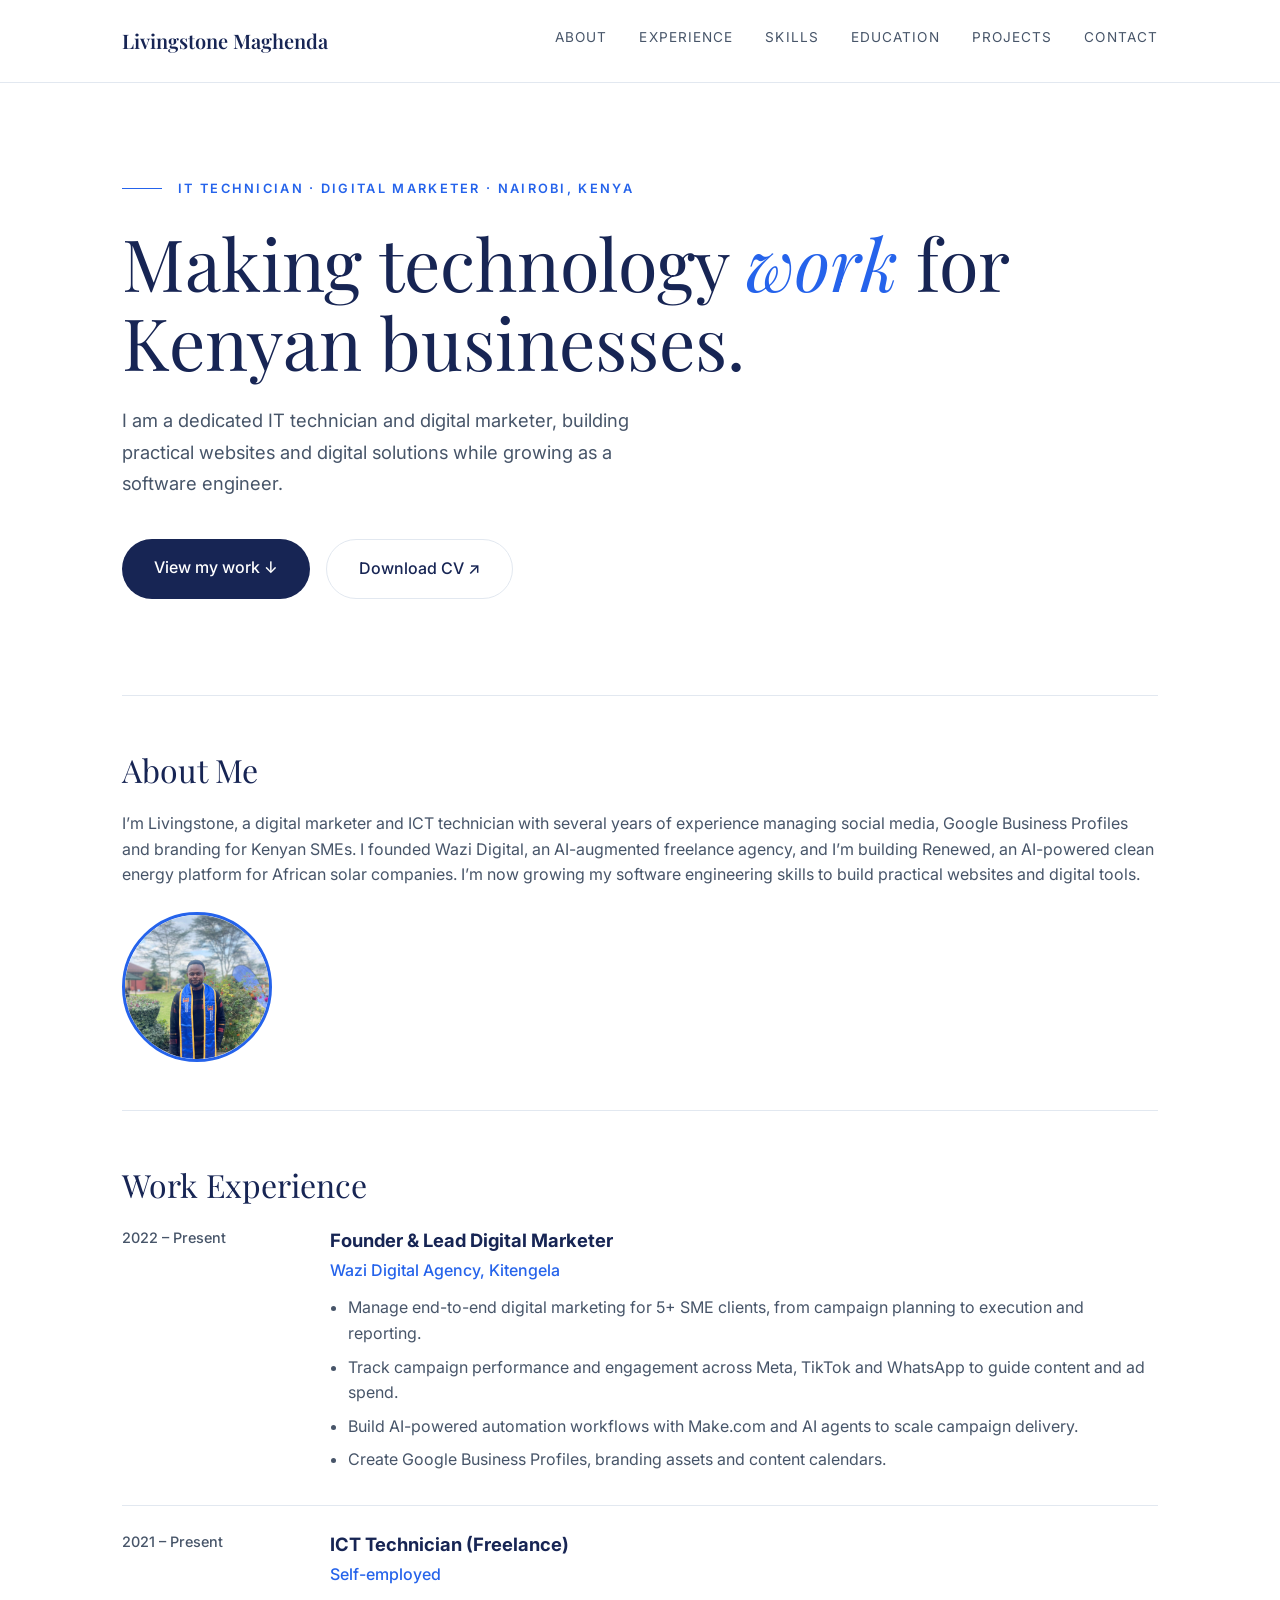
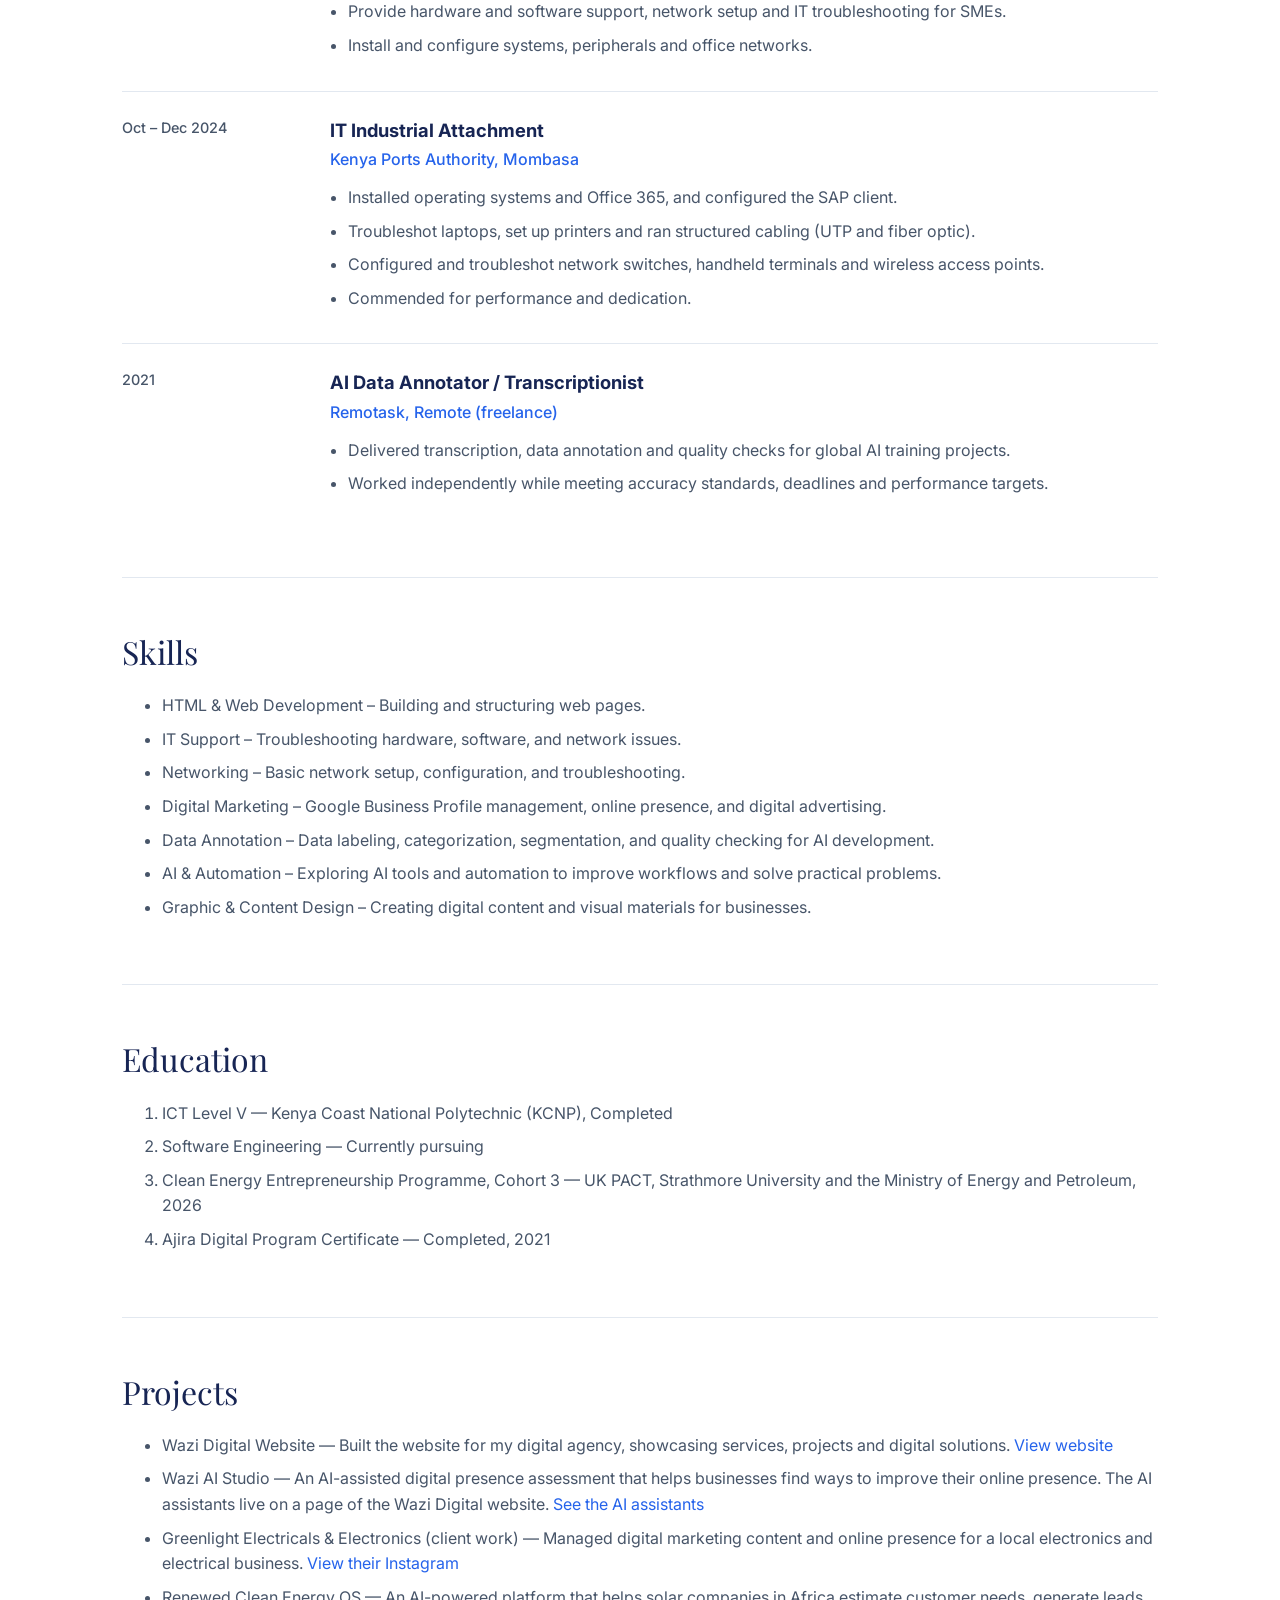
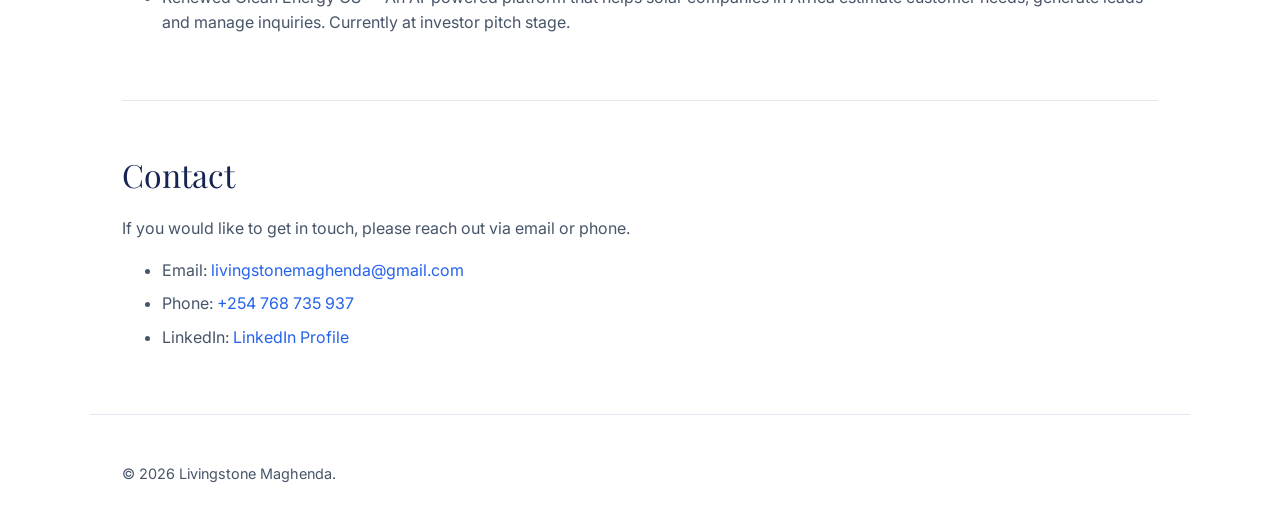
<file: index.html>
<!DOCTYPE html>
<html lang="en">
<head>
    <meta charset="UTF-8">
    <meta name="viewport" content="width=device-width, initial-scale=1.0">
    <title>Livingstone Maghenda | IT Technician &amp; Digital Marketer</title>

    <!-- Optional speed boost: start connecting to Google's font servers early -->
    <link rel="preconnect" href="https://fonts.googleapis.com">
    <link rel="preconnect" href="https://fonts.gstatic.com" crossorigin>

    <!-- Loads the two fonts: Playfair Display (headings) and Inter (everything else) -->
    <link href="https://fonts.googleapis.com/css2?family=Inter:wght@400;500;600&family=Playfair+Display:ital,wght@0,400;0,600;1,400&display=swap" rel="stylesheet">
    <link rel="stylesheet" href="style.css">
</head>
<body>

    <!-- HEADER: the sticky top bar. The nav now lives INSIDE the header. -->
    <header class="site-header">
        <nav class="nav">
            
            <a href="#top" class="logo">Livingstone Maghenda</a>
            <ul class="nav-links">
                <li><a href="#about">About</a></li>
                <li><a href="#experience">Experience</a></li>
                <li><a href="#skills">Skills</a></li>
                <li><a href="#education">Education</a></li>
                <li><a href="#projects">Projects</a></li>
                <li><a href="#contact">Contact</a></li>
            </ul>
        </nav>
    </header>

    <!-- HERO: the big intro. id="top" is where the logo link scrolls to. -->
    <section class="hero" id="top">
        <p class="eyebrow">IT Technician · Digital Marketer · Nairobi, Kenya</p>
        <h1>Making technology <em>work</em> for Kenyan businesses.</h1>
        <p class="lead">I am a dedicated IT technician and digital marketer, building practical websites and digital solutions while growing as a software engineer.</p>
        <div class="cta">
            <a href="#projects" class="btn btn-primary">View my work ↓</a>
            <a href="/files/Livingstone-Maghenda-CV.pdf.pdf" class="btn btn-outline" download>Download CV ↗</a>
        </div>
    </section>

    <main>
        <section id="about">
            <h2>About Me</h2>
            <p>I’m Livingstone, a digital marketer and ICT technician with several years of experience managing social media, Google Business Profiles and branding for Kenyan SMEs. I founded Wazi Digital, an AI-augmented freelance agency, and I’m building Renewed, an AI-powered clean energy platform for African solar companies. I’m now growing my software engineering skills to build practical websites and digital tools.</p>
            <img class="profile-image" src="./images/livingstone-portrait.jpeg.jpeg" alt="Livingstone Maghenda">
        </section>

        <section id="experience">
            <h2>Work Experience</h2>

            <!-- One <article> per job. Each has a dates column and a details column. -->
            <article class="job">
                <p class="job-dates">2022 – Present</p>
                <div>
                    <h3>Founder &amp; Lead Digital Marketer</h3>
                    <p class="job-org">Wazi Digital Agency, Kitengela</p>
                    <ul>
                        <li>Manage end-to-end digital marketing for 5+ SME clients, from campaign planning to execution and reporting.</li>
                        <li>Track campaign performance and engagement across Meta, TikTok and WhatsApp to guide content and ad spend.</li>
                        <li>Build AI-powered automation workflows with Make.com and AI agents to scale campaign delivery.</li>
                        <li>Create Google Business Profiles, branding assets and content calendars.</li>
                    </ul>
                </div>
            </article>

            <article class="job">
                <p class="job-dates">2021 – Present</p>
                <div>
                    <h3>ICT Technician (Freelance)</h3>
                    <p class="job-org">Self-employed</p>
                    <ul>
                        <li>Provide hardware and software support, network setup and IT troubleshooting for SMEs.</li>
                        <li>Install and configure systems, peripherals and office networks.</li>
                    </ul>
                </div>
            </article>

            <article class="job">
                <p class="job-dates">Oct – Dec 2024</p>
                <div>
                    <h3>IT Industrial Attachment</h3>
                    <p class="job-org">Kenya Ports Authority, Mombasa</p>
                    <ul>
                        <li>Installed operating systems and Office 365, and configured the SAP client.</li>
                        <li>Troubleshot laptops, set up printers and ran structured cabling (UTP and fiber optic).</li>
                        <li>Configured and troubleshot network switches, handheld terminals and wireless access points.</li>
                        <li>Commended for performance and dedication.</li>
                    </ul>
                </div>
            </article>

            <article class="job">
                <p class="job-dates">2021</p>
                <div>
                    <h3>AI Data Annotator / Transcriptionist</h3>
                    <p class="job-org">Remotask, Remote (freelance)</p>
                    <ul>
                        <li>Delivered transcription, data annotation and quality checks for global AI training projects.</li>
                        <li>Worked independently while meeting accuracy standards, deadlines and performance targets.</li>
                    </ul>
                </div>
            </article>
        </section>

        <section id="skills">
            <h2>Skills</h2>
            <ul>
                <li>HTML &amp; Web Development – Building and structuring web pages.</li>
                <li>IT Support – Troubleshooting hardware, software, and network issues.</li>
                <li>Networking – Basic network setup, configuration, and troubleshooting.</li>
                <li>Digital Marketing – Google Business Profile management, online presence, and digital advertising.</li>
                <li>Data Annotation – Data labeling, categorization, segmentation, and quality checking for AI development.</li>
                <li>AI &amp; Automation – Exploring AI tools and automation to improve workflows and solve practical problems.</li>
                <li>Graphic &amp; Content Design – Creating digital content and visual materials for businesses.</li>
            </ul>
        </section>

        <section id="education">
            <h2>Education</h2>
            <ol>
                <li>ICT Level V — Kenya Coast National Polytechnic (KCNP), Completed</li>
                <li>Software Engineering — Currently pursuing</li>
                <li>Clean Energy Entrepreneurship Programme, Cohort 3 — UK PACT, Strathmore University and the Ministry of Energy and Petroleum, 2026</li>
                <li>Ajira Digital Program Certificate — Completed, 2021</li>
            </ol>
        </section>

        <section id="projects">
            <h2>Projects</h2>
            <ul>
                <li>Wazi Digital Website — Built the website for my digital agency, showcasing services, projects and digital solutions. <a href="https://labs.google.com/pomelli/website/8-eACFySqHD49sOK9U84W1" target="_blank" rel="noopener">View website</a></li>
                <li>Wazi AI Studio — An AI-assisted digital presence assessment that helps businesses find ways to improve their online presence. The AI assistants live on a page of the Wazi Digital website. <a href="https://labs.google.com/pomelli/website/8-eACFySqHD49sOK9U84W1" target="_blank" rel="noopener">See the AI assistants</a></li>
                <li>Greenlight Electricals &amp; Electronics (client work) — Managed digital marketing content and online presence for a local electronics and electrical business. <a href="https://www.instagram.com/greenlightelec?utm_source=ig_web_button_share_sheet&amp;stkn=ZDNlZDc0MzIxNw==" target="_blank" rel="noopener">View their Instagram</a></li>
                <li>Renewed Clean Energy OS — An AI-powered platform that helps solar companies in Africa estimate customer needs, generate leads and manage inquiries. Currently at investor pitch stage.</li>
            </ul>
        </section>

        <section id="contact">
            <h2>Contact</h2>
            <p>If you would like to get in touch, please reach out via email or phone.</p>
            <ul>
                <li>Email: <a href="mailto:livingstonemaghenda@gmail.com">livingstonemaghenda@gmail.com</a></li>
                <li>Phone: <a href="tel:+254768735937">+254 768 735 937</a></li>
                <li>LinkedIn: <a href="https://www.linkedin.com/in/livingstone-maghenda-118119270/" target="_blank" rel="noopener">LinkedIn Profile</a></li>
            </ul>
        </section>
    </main>

    <!-- footer: the bottom bar. -->
    <footer>
        <p>&copy; 2026 Livingstone Maghenda.</p>
    </footer>
<script src="/script.js"></script>
</body>
</html>
</file>
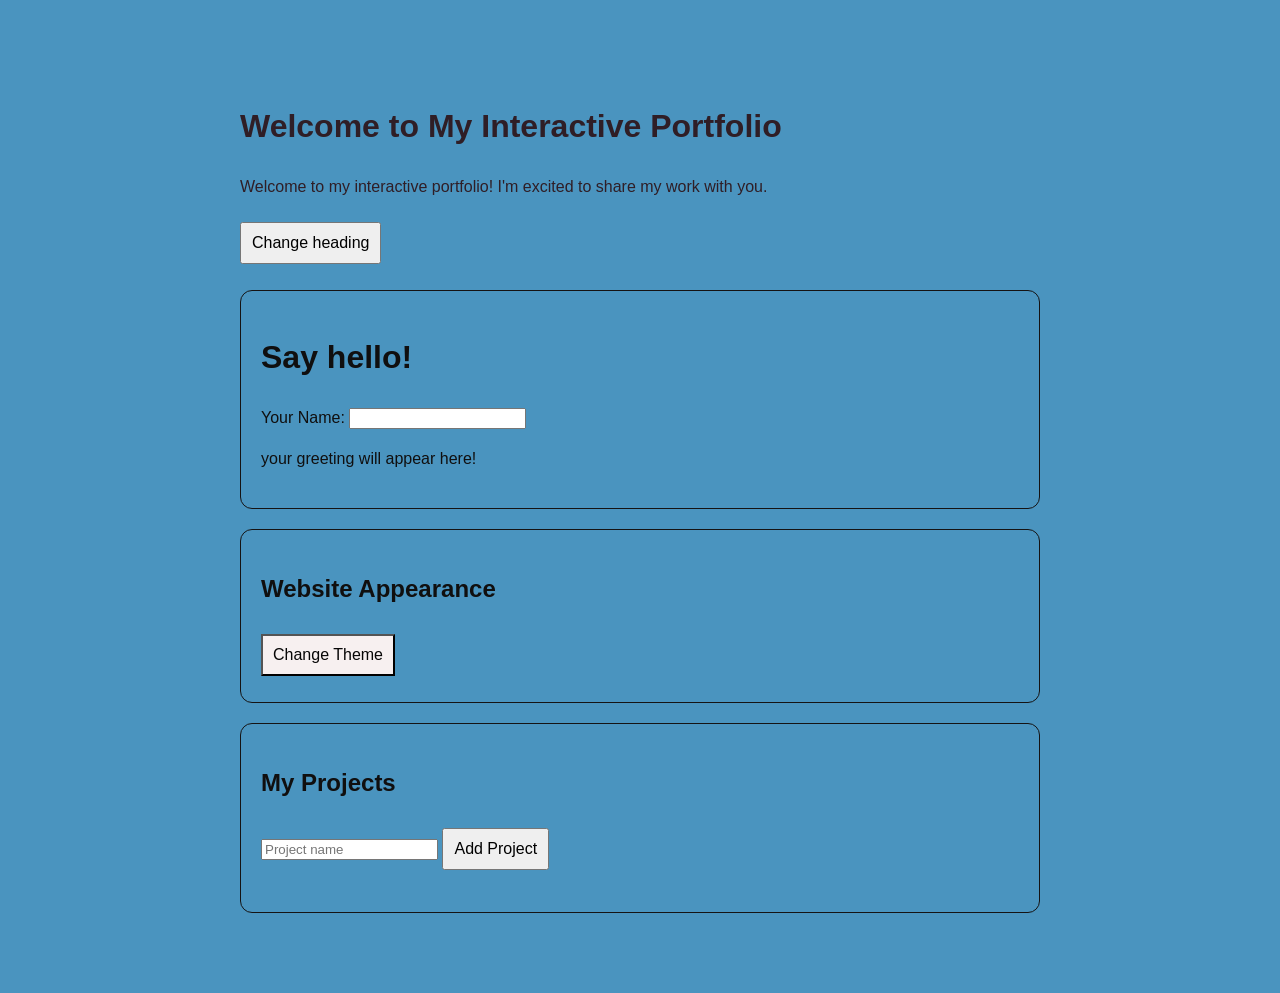
<file: portfolio2/index.html>
<!DOCTYPE html>
<html lang="en">
<head>
    <meta charset="UTF-8">
    <meta name="viewport" content="width=device-width, initial-scale=1.0">
    <title>My Interactive Portfolio</title>
    <link rel="stylesheet" href="/portfolio2/style.css">
</head>
<body>
    <h1 id="heading">Welcome to My Interactive Portfolio</h1>
    <p id="intro">Welcome to my interactive portfolio! I'm excited to share my work with you.</p>
    <button id="changeButton">Change heading</button>

    <div class="card">
        <h1>Say hello!</h1>
        <label for="VisitorName">Your Name:</label>
        <input type="text" id="VisitorName" name="VisitorName">
        <p id="message">your greeting will appear here!</p>
    </div>
    <div class="card">
        <h2>Website Appearance</h2>
        <button id="themeButton" class="changetheme">Change Theme</button>
    </div>
<!-- Projects Section -->
<div class="card">
    <h2>My Projects</h2>
    <form id="projectForm">
        <input id="projectInput" type="text" placeholder="Project name" required>
        <button type="submit">Add Project</button>
    </form>
    <ul id="projectList"></ul>
</div>

<script src="/portfolio2/script.js"></script>
</body>
</html>
</file>
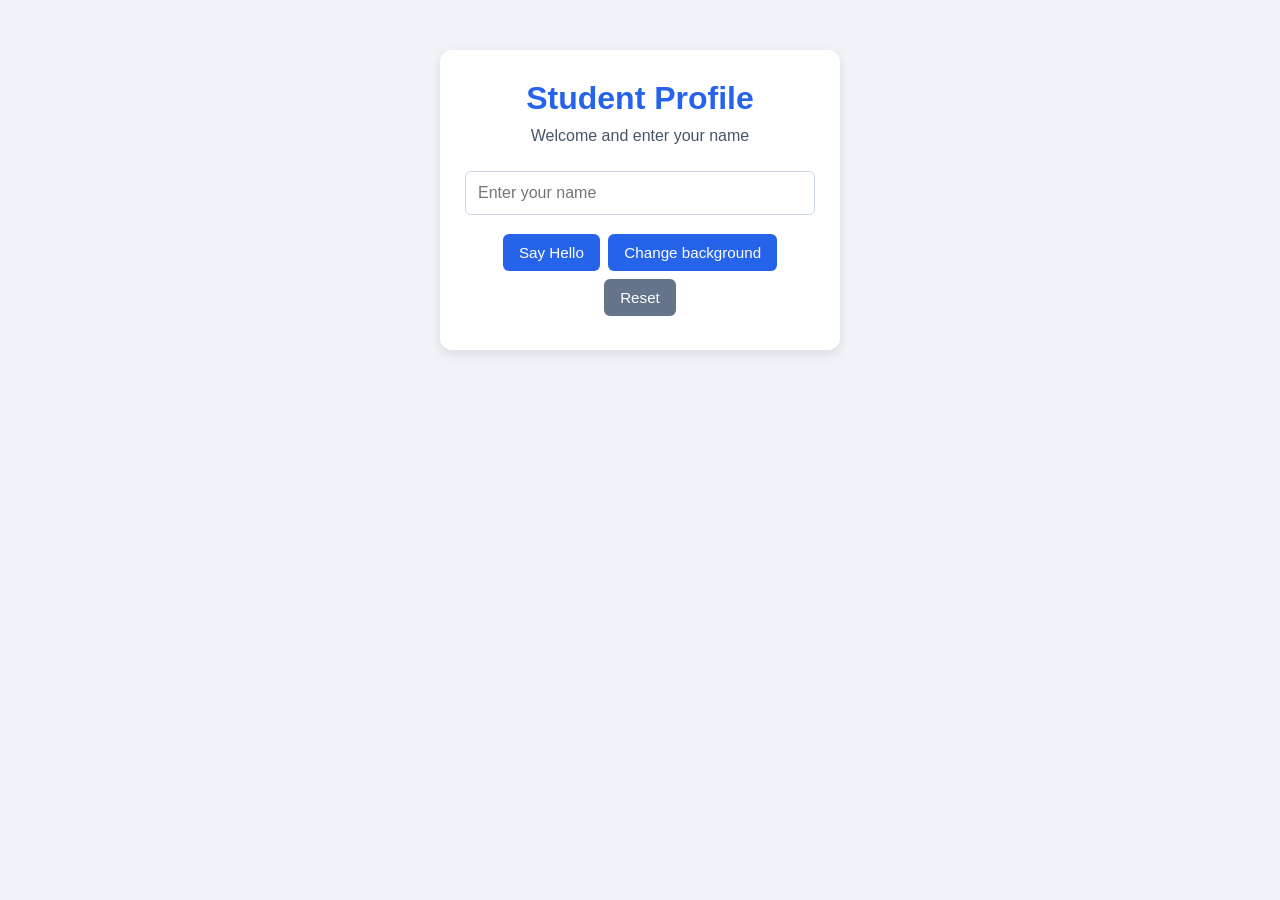
<file: studentcard/index.html>
<!DOCTYPE html>
<html lang="en">
<head>
    <meta charset="UTF-8">
    <meta name="viewport" content="width=device-width, initial-scale=1.0">
    <title>Students card</title>
    <link rel="stylesheet" href="/studentcard/style.css">
</head>
<body>
    <div class="card">
        <h1>Student Profile</h1>
        <p id="message">Welcome and enter your name</p>
        <input type="text" id="studentName" placeholder="Enter your name">
        <button id="greetButton">Say Hello</button>
        <button id="colourButton">Change background</button>
        <button id="resetButton">Reset</button>
    </div>

    <script src="/studentcard/script.js"></script>

</body>
</html>
</file>
<file: style.css>
/* Variables */
:root {
    --bg: #ffffff;
    --surface: #f5f7fa;
    --text: #172554;
    --muted: #475569;
    --accent: #2563eb;
    --border: #e2e8f0;
    --serif: "Playfair Display", Georgia, serif;
    --sans: "Inter", system-ui, sans-serif;
}

/* Base styles */
* { box-sizing: border-box; }

html { scroll-behavior: smooth; }

body {
    margin: 0;
    background: var(--bg);
    color: var(--text);
    font-family: var(--sans);
    line-height: 1.6;
}

a { color: var(--accent); text-decoration: none; }
a:hover { text-decoration: underline; }

a:focus-visible {
    outline: 2px solid var(--accent);
    outline-offset: 3px;
}

/* Header and navigation */
.site-header {
    position: sticky;
    top: 0;
    z-index: 100;
    background: var(--bg);
    border-bottom: 1px solid var(--border);
}

.nav {
    max-width: 1100px;
    margin: 0 auto;
    padding: 1.5rem 2rem;
    display: flex;
    justify-content: space-between;
    align-items: center;
}

.logo {
    font-family: var(--serif);
    font-weight: 600;
    font-size: 1.25rem;
    color: var(--text);
}
.logo:hover { text-decoration: none; }

.nav-links {
    display: flex;
    gap: 2rem;
    list-style: none;
    margin: 0;
    padding: 0;
}

.nav-links a {
    font-size: 0.85rem;
    letter-spacing: 0.08em;
    text-transform: uppercase;
    color: var(--muted);
    transition: color 0.2s;
}
.nav-links a:hover { color: var(--accent); text-decoration: none; }

/* Mobile menu button */
.nav-toggle {
    display: none;
    flex-direction: column;
    gap: 5px;
    padding: 0.5rem;
    background: none;
    border: none;
    cursor: pointer;
}
.nav-toggle span {
    display: block;
    width: 24px;
    height: 2px;
    background: var(--text);
}
.nav-toggle:focus-visible {
    outline: 2px solid var(--accent);
    outline-offset: 3px;
}

/* Hero */
.hero {
    max-width: 1100px;
    margin: 0 auto;
    padding: 6rem 2rem;
}

.eyebrow {
    display: flex;
    align-items: center;
    gap: 1rem;
    margin: 0 0 1.5rem;
    font-size: 0.8rem;
    font-weight: 600;
    letter-spacing: 0.18em;
    text-transform: uppercase;
    color: var(--accent);
}
.eyebrow::before {
    content: "";
    width: 40px;
    height: 1px;
    background: var(--accent);
}

.hero h1 {
    margin: 0 0 1.5rem;
    font-family: var(--serif);
    font-weight: 400;
    font-size: clamp(2.5rem, 6vw, 4.5rem);
    line-height: 1.1;
}
.hero h1 em { color: var(--accent); font-style: italic; }

.lead {
    max-width: 34rem;
    margin: 0 0 2.5rem;
    font-size: 1.15rem;
    line-height: 1.7;
    color: var(--muted);
}

/* Buttons */
.cta { display: flex; gap: 1rem; flex-wrap: wrap; }

.btn {
    padding: 1rem 2rem;
    border-radius: 999px;
    font-weight: 500;
    transition: transform 0.2s, background 0.2s;
}
.btn:hover { transform: translateY(-2px); text-decoration: none; }

.btn-primary { background: var(--text); color: #ffffff; }
.btn-outline { border: 1px solid var(--border); color: var(--text); }
.btn-outline:hover { background: var(--surface); }

/* Content sections */
main {
    max-width: 1100px;
    margin: 0 auto;
    padding: 0 2rem;
}

section { scroll-margin-top: 6rem; }

main section {
    padding: 3rem 0;
    border-top: 1px solid var(--border);
}

h2 {
    margin: 0 0 1rem;
    font-family: var(--serif);
    font-weight: 400;
    font-size: 2rem;
    color: var(--text);
}

main p, main li { color: var(--muted); }
li { margin-bottom: 0.5rem; }

img.profile-image {
    display: block;
    width: 150px;
    height: 150px;
    border-radius: 50%;
    object-fit: cover;
    border: 3px solid var(--accent);
    margin-top: 1.5rem;
}

/* Work experience */
.job {
    display: grid;
    grid-template-columns: 11rem 1fr;
    gap: 1rem 2rem;
    padding: 1.5rem 0;
    border-top: 1px solid var(--border);
}
.job:first-of-type { border-top: none; padding-top: 0; }
.job-dates { margin: 0; font-size: 0.9rem; font-weight: 500; }
.job h3 { margin: 0; font-size: 1.15rem; color: var(--text); }
.job-org { margin: 0.15rem 0 0.75rem; color: var(--accent); font-weight: 500; }
.job ul { margin: 0; padding-left: 1.1rem; }

/* Footer */
footer {
    max-width: 1100px;
    margin: 0 auto;
    padding: 2rem;
    border-top: 1px solid var(--border);
    color: var(--muted);
    font-size: 0.9rem;
}

/* Mobile */
@media (max-width: 900px) {
    .nav { flex-wrap: wrap; padding: 1rem 1.25rem; }
    .nav-toggle { display: flex; }
    .nav-links { display: none; flex-direction: column; width: 100%; gap: 0; padding-top: 0.5rem; }
    .nav-links.open { display: flex; }
    .nav-links a { display: block; padding: 0.75rem 0; }
    .hero { padding: 3rem 1.25rem; }
    .job { grid-template-columns: 1fr; gap: 0.25rem; }
    main, footer { padding-left: 1.25rem; padding-right: 1.25rem; }
}
</file>
<file: portfolio2/style.css>
body{
    background-color: #0069a5b5;
    color: #2a0404d1;
    font-family: Arial, sans-serif;
    max-width: 800px;  
    margin: 40px auto;
    padding: 40px;
    line-height: 1.6;
}
button {
    padding: 10px;
    margin: 6px 4px 6px 0;
    font-size: 1rem;
}
button{
    cursor: pointer;
}
.card{
    border: 1px solid #151313;
    color: #100f0f;
    border-radius: 12px;
    padding: 20px;
    margin-top: 20px;
}
.changetheme {
    background-color: #f7f0f0; color: #070606;
}
body.dark-theme {
    background-color: #121212;
    color: #f5f5f5;
}

body.dark-theme .card {
    background-color: #1e1e1e;
    color: #f5f5f5;
    border-color: #444;
}

body.dark-theme button {
    background-color: #e408ce;
    color: #fff;
}
.delete-btn {
    margin-left: 10px;
    padding: 4px 10px;
    font-size: 0.85rem;
    background-color: #d9534f;
    color: #fff;
    border: none;
    border-radius: 6px;
}

body.dark-theme .delete-btn {
    background-color: #d9534f;
}
</file>
<file: studentcard/style.css>
* {
    box-sizing: border-box;
}

body {
    margin: 0;
    padding: 50px 15px;
    background-color: #f0f4f8;
    font-family: "Segoe UI", Arial, sans-serif;
    text-align: center;
    transition: background-color 0.3s ease;
}

.card {
    max-width: 400px;
    margin: auto;
    padding: 30px 25px;
    background-color: #ffffff;
    border-radius: 12px;
    box-shadow: 0 4px 12px rgba(0, 0, 0, 0.1);
}

h1 {
    margin: 0 0 10px;
    color: #2563eb;
}

#message {
    margin: 0 0 20px;
    color: #475569;
    min-height: 1.5em;
}

input {
    width: 100%;
    padding: 12px;
    margin-bottom: 15px;
    border: 1px solid #cbd5e1;
    border-radius: 6px;
    font-size: 1rem;
    outline: none;
    transition: border-color 0.2s, box-shadow 0.2s;
}

input:focus {
    border-color: #2563eb;
    box-shadow: 0 0 0 3px rgba(37, 99, 235, 0.2);
}

button {
    padding: 10px 16px;
    margin: 4px 2px;
    background-color: #2563eb;
    color: #ffffff;
    border: none;
    border-radius: 6px;
    font-size: 0.95rem;
    cursor: pointer;
    transition: background-color 0.2s, transform 0.1s;
}

button:hover {
    background-color: #1d4ed8;
}

button:active {
    transform: scale(0.97);
}

#resetButton {
    background-color: #64748b;
}

#resetButton:hover {
    background-color: #475569;
}
</file>
